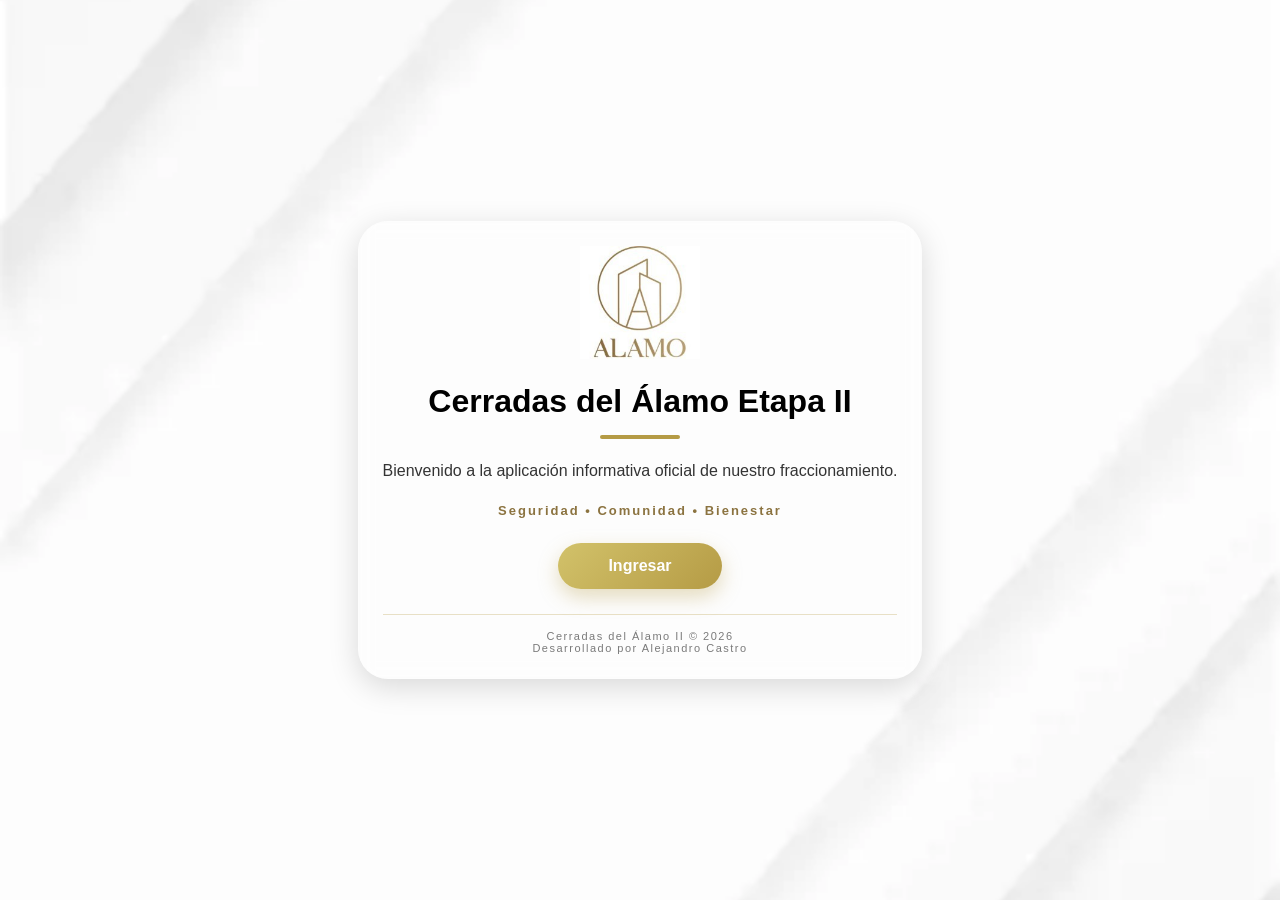
<file: index.html>
<!DOCTYPE html>
<html lang="es">
<head>
    <meta charset="UTF-8">
    <meta name="viewport" content="width=device-width, initial-scale=1.0">
    <title>Cerradas del Álamo II</title>

    <link rel="stylesheet" href="css/style.css">
</head>
<body>

<div class="welcome-container">

    <div class="overlay"></div>

    <div class="content">

        <img src="img/Cerradas.jpg" alt="Logo" class="logo">

        <h1>Cerradas del Álamo Etapa II</h1>

        <div class="linea"></div>

        <p>
            Bienvenido a la aplicación informativa oficial
            de nuestro fraccionamiento.
        </p>

        <span class="slogan">
            Seguridad • Comunidad • Bienestar
        </span>

        <button onclick="entrar()">
            Ingresar
        </button>

        <div class="footer">
            Cerradas del Álamo II © 2026<br>
            Desarrollado por Alejandro Castro
        </div>

    </div>

</div>

<script>
function entrar() {
    window.location.href = "home.html";
}
</script>

</body>
</html>
</file>
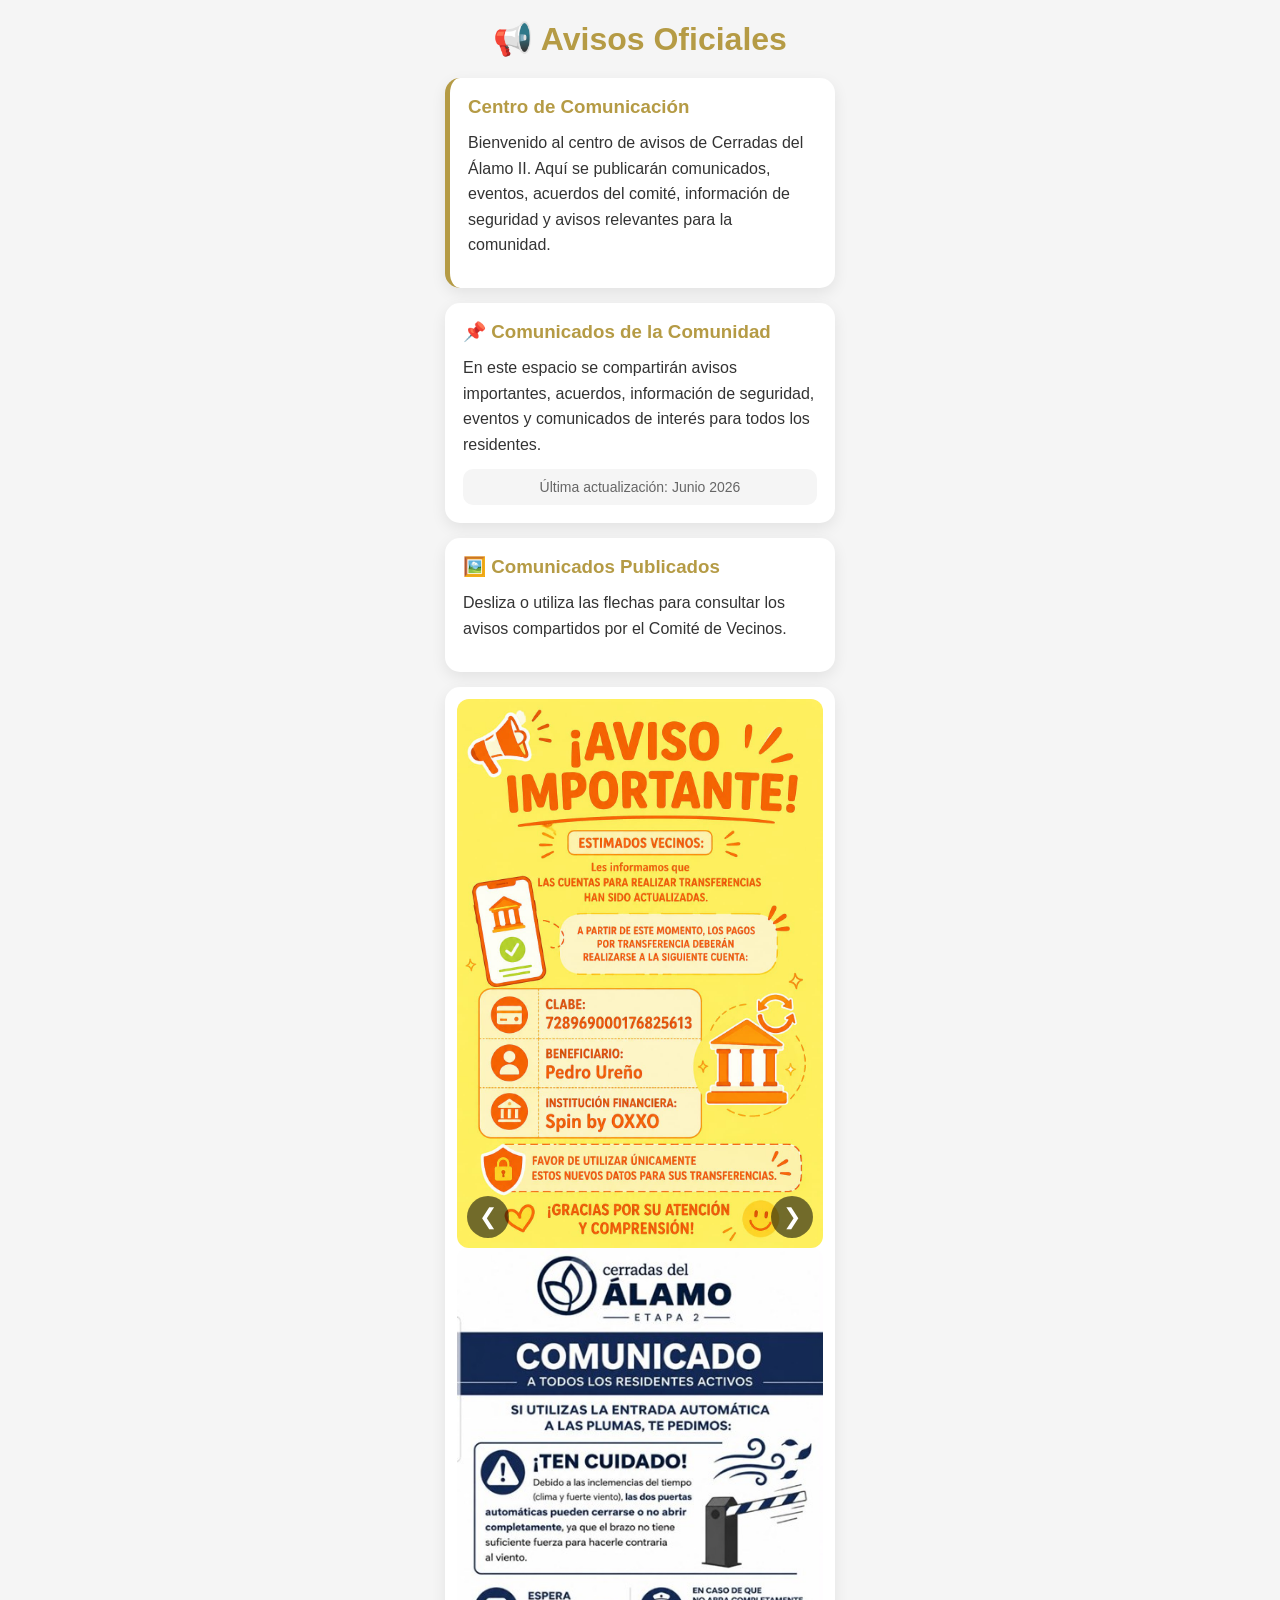
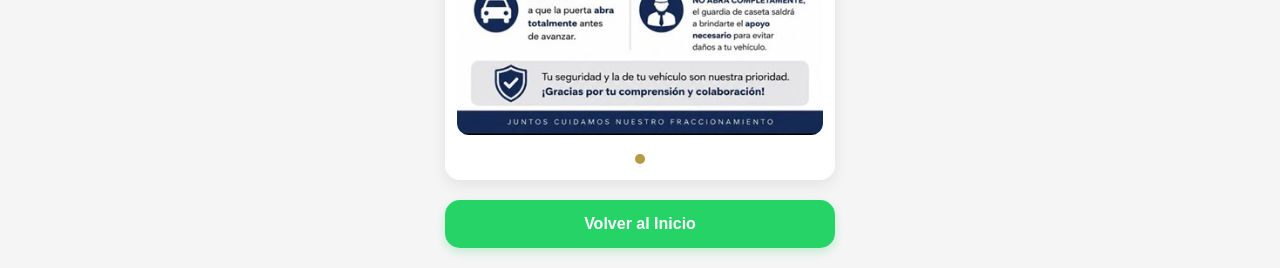
<file: avisos.html>
<!DOCTYPE html>
<html lang="es">
<head>
<meta charset="UTF-8">
<meta name="viewport" content="width=device-width, initial-scale=1.0">
<title>Avisos Oficiales</title>
<link rel="stylesheet" href="css/pages.css">
</head>
<body>

<div class="container">

    <h1>📢 Avisos Oficiales</h1>

    <div class="card info-card">

        <h3>Centro de Comunicación</h3>

        <p>
            Bienvenido al centro de avisos de Cerradas del Álamo II.
            Aquí se publicarán comunicados, eventos, acuerdos del comité,
            información de seguridad y avisos relevantes para la comunidad.
        </p>

    </div>

    <div class="card">

        <h3>📌 Comunicados de la Comunidad</h3>

        <p>
            En este espacio se compartirán avisos importantes, acuerdos,
            información de seguridad, eventos y comunicados de interés
            para todos los residentes.
        </p>

        <div class="update-box">
            Última actualización: Junio 2026
        </div>

    </div>

    <div class="card">

        <h3>🖼️ Comunicados Publicados</h3>

        <p>
            Desliza o utiliza las flechas para consultar los avisos
            compartidos por el Comité de Vecinos.
        </p>

    </div>

    <div class="card image-card">

        <div class="slider">

            <button class="slider-btn prev">
                &#10094;
            </button>

            <div class="slides">

                <img src="img/avisosssss.jpeg" class="slide active">
                <img src="img/pluma.jpeg.jpg" class="slide active">
              


                <!-- FUTURAS IMÁGENES -->
                <!--
                <img src="img/aviso2.jpeg" class="slide">
                <img src="img/aviso3.jpeg" class="slide">
                -->

            </div>

            <button class="slider-btn next">
                &#10095;
            </button>

        </div>

        <div class="slider-dots">
            <span class="dot active"></span>
        </div>

    </div>

    <a href="home.html" class="btn">
        Volver al Inicio
    </a>

</div>

<script>

const slides = document.querySelectorAll('.slide');
const dots = document.querySelectorAll('.dot');

let current = 0;

function showSlide(index){

    slides.forEach(slide=>{
        slide.classList.remove('active');
    });

    dots.forEach(dot=>{
        dot.classList.remove('active');
    });

    slides[index].classList.add('active');

    if(dots[index]){
        dots[index].classList.add('active');
    }
}

document.querySelector('.next').addEventListener('click',()=>{

    current++;

    if(current >= slides.length){
        current = 0;
    }

    showSlide(current);

});

document.querySelector('.prev').addEventListener('click',()=>{

    current--;

    if(current < 0){
        current = slides.length - 1;
    }

    showSlide(current);

});

setInterval(()=>{

    current++;

    if(current >= slides.length){
        current = 0;
    }

    showSlide(current);

},5000);

</script>

</body>
</html>
</file>
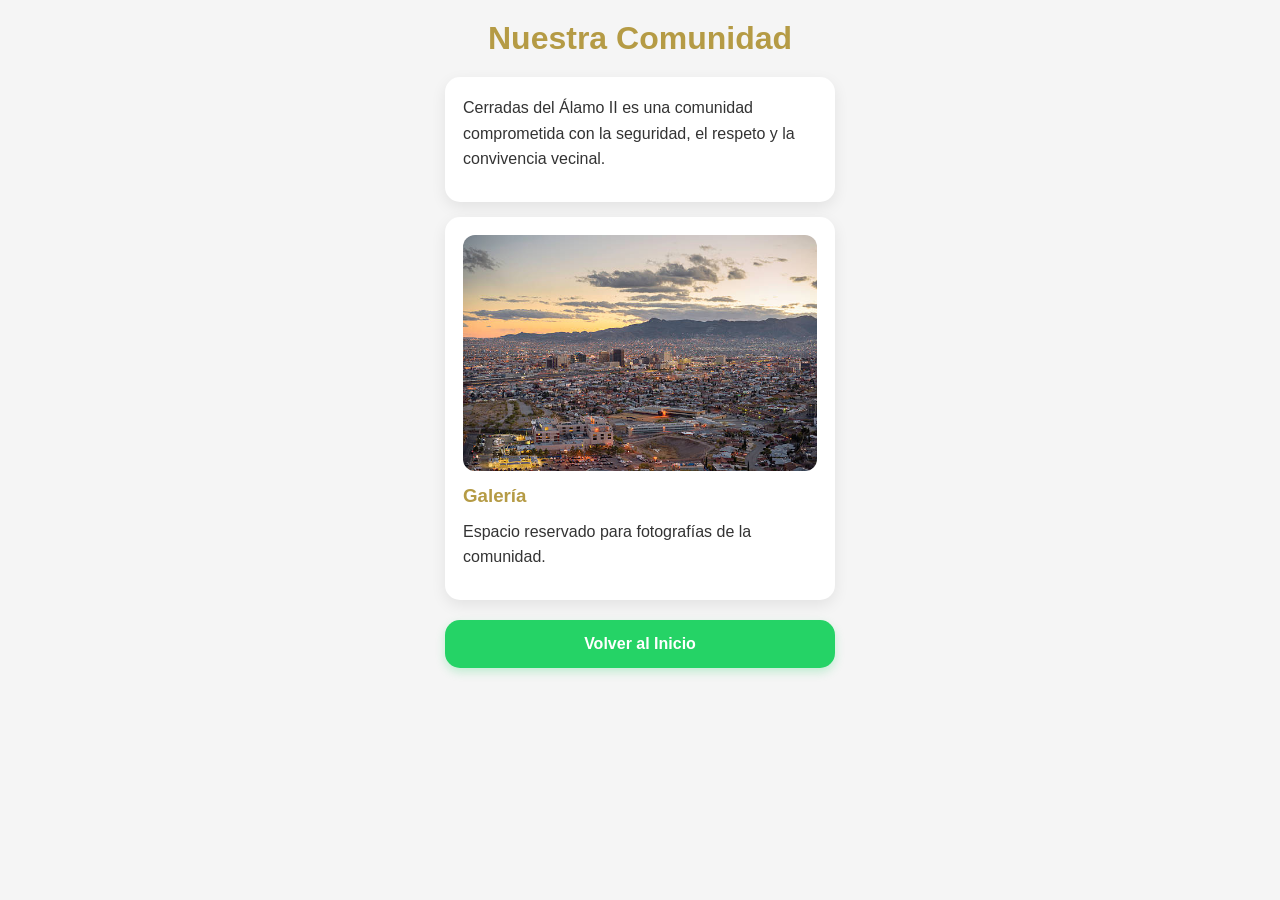
<file: comunidad.html>
<!DOCTYPE html>
<html lang="es">
<head>
<meta charset="UTF-8">
<meta name="viewport" content="width=device-width, initial-scale=1.0">
<title>Comunidad</title>
<link rel="stylesheet" href="css/pages.css">
</head>
<body>

<div class="container">

    <h1>Nuestra Comunidad</h1>

    <div class="card">

        <p>
            Cerradas del Álamo II es una comunidad comprometida
            con la seguridad, el respeto y la convivencia vecinal.
        </p>

    </div>

    <div class="card">

        <img src="img/juarez.jpg" class="banner">

        <h3>Galería</h3>

        <p>
            Espacio reservado para fotografías de la comunidad.
        </p>

    </div>

    <a href="home.html" class="btn">
        Volver al Inicio
    </a>

</div>

</body>
</html>
</file>
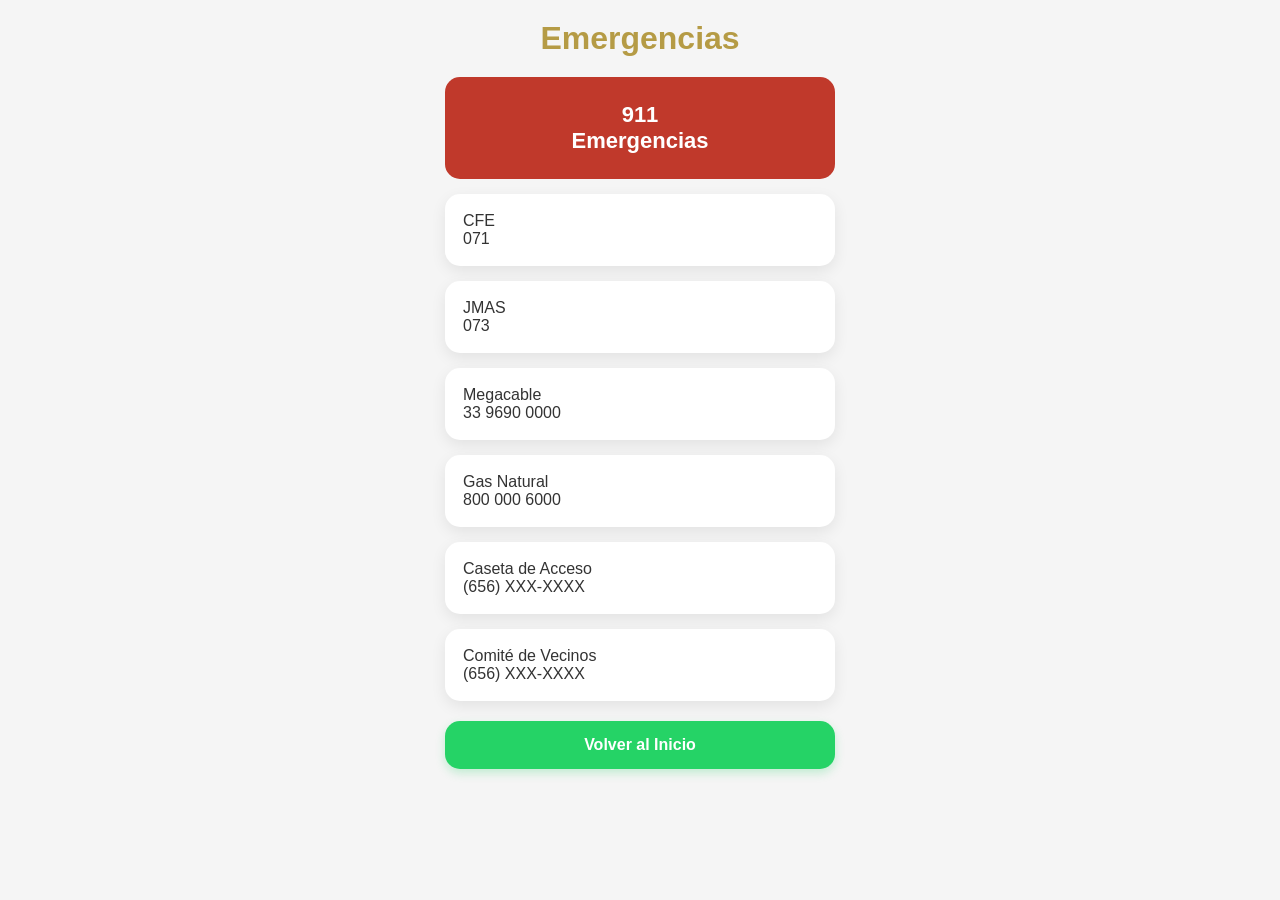
<file: emergencias.html>
<!DOCTYPE html>
<html lang="es">
<head>
<meta charset="UTF-8">
<meta name="viewport" content="width=device-width, initial-scale=1.0">
<title>Emergencias</title>
<link rel="stylesheet" href="css/pages.css">
</head>
<body>

<div class="container">

    <h1>Emergencias</h1>

    <a href="tel:911" class="emergency">
        911<br>
        Emergencias
    </a>

    <a href="tel:071" class="card">
        CFE<br>
        071
    </a>

    <a href="tel:073" class="card">
        JMAS<br>
        073
    </a>

    <a href="tel:3396900000" class="card">
        Megacable<br>
        33 9690 0000
    </a>

    <div class="card">
        Gas Natural<br>
        800 000 6000
    </div>

    <div class="card">
        Caseta de Acceso<br>
        (656) XXX-XXXX
    </div>

    <div class="card">
        Comité de Vecinos<br>
        (656) XXX-XXXX
    </div>

    <a href="home.html" class="btn">
        Volver al Inicio
    </a>

</div>

</body>
</html>
</file>
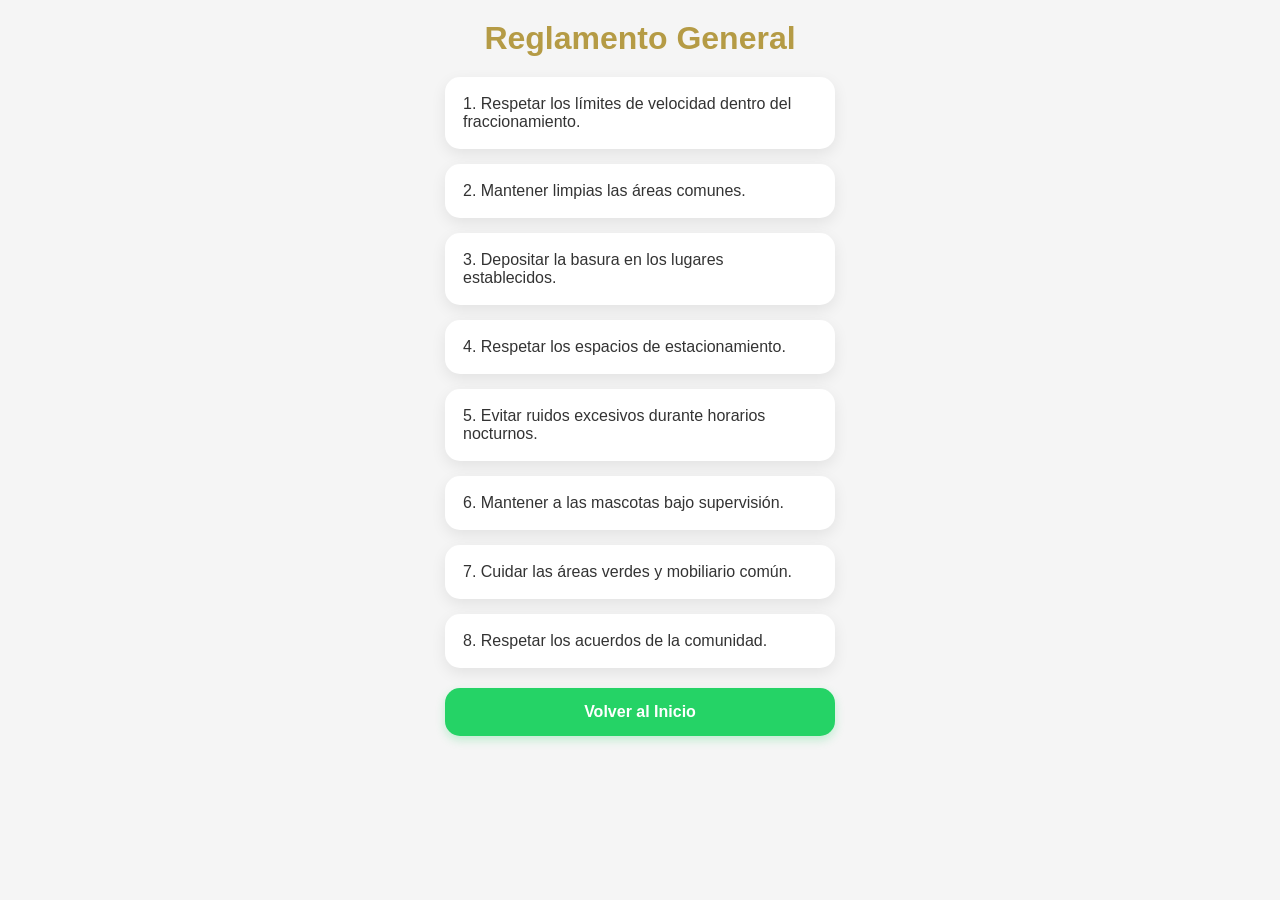
<file: reglamento.html>
<!DOCTYPE html>
<html lang="es">
<head>
<meta charset="UTF-8">
<meta name="viewport" content="width=device-width, initial-scale=1.0">
<title>Reglamento</title>
<link rel="stylesheet" href="css/pages.css">
</head>
<body>

<div class="container">

    <h1>Reglamento General</h1>

    <div class="card">
        1. Respetar los límites de velocidad dentro del fraccionamiento.
    </div>

    <div class="card">
        2. Mantener limpias las áreas comunes.
    </div>

    <div class="card">
        3. Depositar la basura en los lugares establecidos.
    </div>

    <div class="card">
        4. Respetar los espacios de estacionamiento.
    </div>

    <div class="card">
        5. Evitar ruidos excesivos durante horarios nocturnos.
    </div>

    <div class="card">
        6. Mantener a las mascotas bajo supervisión.
    </div>

    <div class="card">
        7. Cuidar las áreas verdes y mobiliario común.
    </div>

    <div class="card">
        8. Respetar los acuerdos de la comunidad.
    </div>

    <a href="home.html" class="btn">
        Volver al Inicio
    </a>

</div>

</body>
</html>
</file>
<file: css/style.css>
*{
    margin:0;
    padding:0;
    box-sizing:border-box;
    font-family:'Segoe UI', sans-serif;
}

body{
    height:100vh;
}

.welcome-container{
    position:relative;
    width:100%;
    height:100vh;

    background:url('/img/fondo6.webp');
    background-size:cover;
    background-position:center;

    display:flex;
    justify-content:center;
    align-items:center;
}

.overlay{
    position:absolute;
    width:100%;
    height:100%;
}

.content{
    position:relative;
    z-index:2;

    text-align:center;
    color:rgb(0, 0, 0);
    padding:25px;

    background:rgba(255,255,255,0.15);
    backdrop-filter:blur(8px);

    border-radius:30px;

    box-shadow:0 8px 30px rgba(0,0,0,0.15);
}

.logo{
    width:120px;
    margin-bottom:20px;

    animation:flotar 3s ease-in-out infinite;
}

h1{
    font-size:2rem;
    margin-bottom:15px;

    font-weight:700;

    text-shadow:0 2px 5px rgba(255,255,255,0.5);
}

.linea{
    width:80px;
    height:4px;

    background:#b59b45;

    margin:0 auto 20px auto;

    border-radius:10px;
}

p{
    margin-bottom:20px;
    line-height:1.5;

    font-size:16px;
    color:#333;
}

.slogan{
    display:block;

    margin-bottom:25px;

    font-size:13px;
    letter-spacing:2px;

    color:#8b7340;

    font-weight:600;
}

button{
    border:none;
    padding:14px 50px;

    border-radius:100px;

    background:linear-gradient(
        135deg,
        #d2c26a,
        #b59b45
    );

    color:white;

    font-size:16px;
    font-weight:600;

    cursor:pointer;

    transition:.3s;

    box-shadow:0 8px 20px rgba(181,155,69,.35);
}

button:hover{
    transform:scale(1.05);

    box-shadow:0 12px 25px rgba(181,155,69,.5);
}

@keyframes flotar{
    0%{
        transform:translateY(0px);
    }

    50%{
        transform:translateY(-8px);
    }

    100%{
        transform:translateY(0px);
    }
}
.footer{
    margin-top:25px;
    padding-top:15px;

    border-top:1px solid rgba(181,155,69,.3);

    font-size:11px;
    color:#7a7a7a;

    letter-spacing:1.5px;
}
</file>
<file: css/pages.css>
*{
    margin:0;
    padding:0;
    box-sizing:border-box;
    font-family:'Segoe UI', sans-serif;
}

body{
    background:#f5f5f5;
    color:#333;
}

/* CONTAINER */
.container{
    max-width:430px;
    margin:auto;
    padding:20px;
}

/* TITULOS */
h1{
    text-align:center;
    margin-bottom:20px;
    color:#b59b45;
}

/* CARD BASE */
.card{
    display:block;
    background:white;
    padding:18px;
    margin-bottom:15px;
    border-radius:15px;
    text-decoration:none;
    color:#333;
    box-shadow:0 5px 15px rgba(0,0,0,.08);
}

/* IMAGEN BANNER */
.banner{
    width:100%;
    border-radius:12px;
    margin-bottom:10px;
}

/* BOTÓN (WHATSAPP VERDE PRO) */
.btn{
    display:block;
    text-align:center;
    background:#25D366;
    color:white;
    text-decoration:none;
    padding:15px;
    border-radius:15px;
    margin-top:20px;
    font-weight:bold;
    box-shadow:0 4px 10px rgba(37, 211, 102, 0.25);
    transition:0.2s;
}

.btn:active{
    transform:scale(0.97);
}

/* EMERGENCIA */
.emergency{
    display:block;
    background:#c0392b;
    color:white;
    text-decoration:none;
    text-align:center;
    padding:25px;
    border-radius:15px;
    margin-bottom:15px;
    font-size:22px;
    font-weight:bold;
}

/* HORARIOS */
.schedule{
    margin-top:10px;
}

.schedule-item{
    display:flex;
    justify-content:space-between;
    align-items:center;
    padding:12px 0;
    border-bottom:1px solid #eee;
}

.schedule-item:last-child{
    border-bottom:none;
}

.schedule-item strong{
    color:#333;
}

.schedule-item span{
    color:#b59b45;
    font-weight:bold;
}

/* TEXTOS EN CARD */
.card h3{
    margin-bottom:12px;
    color:#b59b45;
}

.card p{
    line-height:1.6;
    margin-bottom:12px;
}

/* DETAILS (ACORDEÓN) */
details{
    overflow:hidden;
}

details summary{
    cursor:pointer;
    font-weight:600;
    color:#b59b45;
    font-size:16px;
    list-style:none;
}

details summary::-webkit-details-marker{
    display:none;
}

details summary::after{
    content:"+";
    float:right;
    font-size:22px;
    font-weight:bold;
}

details[open] summary::after{
    content:"−";
}

details[open] summary{
    margin-bottom:12px;
}

details p{
    margin-top:12px;
    line-height:1.6;
}

/* NOTICIAS */
.notice-card h3{
    margin-top:12px;
    margin-bottom:10px;
    color:#333;
}

.notice-header{
    display:flex;
    justify-content:space-between;
    align-items:center;
    margin-bottom:10px;
}

.notice-date{
    font-size:12px;
    color:#888;
}

.notice-category{
    padding:6px 12px;
    border-radius:20px;
    color:white;
    font-size:12px;
    font-weight:bold;
}

/* CATEGORÍAS */
.urgent{ background:#c0392b; }
.committee{ background:#b59b45; }
.event{ background:#27ae60; }

/* INFO CARD */
.info-card{
    border-left:5px solid #b59b45;
}

/* STATUS */
.status-card{
    text-align:center;
}

.status-icon{
    font-size:45px;
    margin-bottom:10px;
}

.status-card h3{
    color:#b59b45;
    margin-bottom:10px;
}

/* GALERÍA */
.gallery-text{
    color:#666;
    font-size:14px;
}

.image-card{
    padding:12px;
}

.image-card .banner{
    margin-bottom:0;
    border-radius:12px;
    cursor:pointer;
    transition:.3s;
}

.image-card .banner:hover{
    transform:scale(1.02);
}

/* ACTUALIZACIONES */
.update-box{
    margin-top:12px;
    background:#f5f5f5;
    color:#666;
    padding:10px;
    border-radius:10px;
    text-align:center;
    font-size:14px;
}

/* SLIDER */
.slider{
    position:relative;
}

.slides{
    position:relative;
}

.slide{
    display:none;
    width:100%;
    border-radius:12px;
}

.slide.active{
    display:block;
}

.slider-btn{
    position:absolute;
    top:50%;
    transform:translateY(-50%);
    width:42px;
    height:42px;
    border:none;
    border-radius:50%;
    background:rgba(0,0,0,.55);
    color:white;
    font-size:22px;
    cursor:pointer;
    z-index:10;
}

.prev{ left:10px; }
.next{ right:10px; }

/* DOTS */
.slider-dots{
    text-align:center;
    margin-top:15px;
}

.dot{
    display:inline-block;
    width:10px;
    height:10px;
    border-radius:50%;
    background:#ccc;
    margin:0 4px;
}

.dot.active{
    background:#b59b45;
}

/* EVENTOS */
.event-empty{
    text-align:center;
}

.event-info{
    margin-top:15px;
}

.event-row{
    display:flex;
    justify-content:space-between;
    align-items:center;
    padding:12px 0;
    border-bottom:1px solid #eee;
}

.event-row:last-child{
    border-bottom:none;
}

.event-row span{
    color:#b59b45;
    font-weight:bold;
}
</file>
